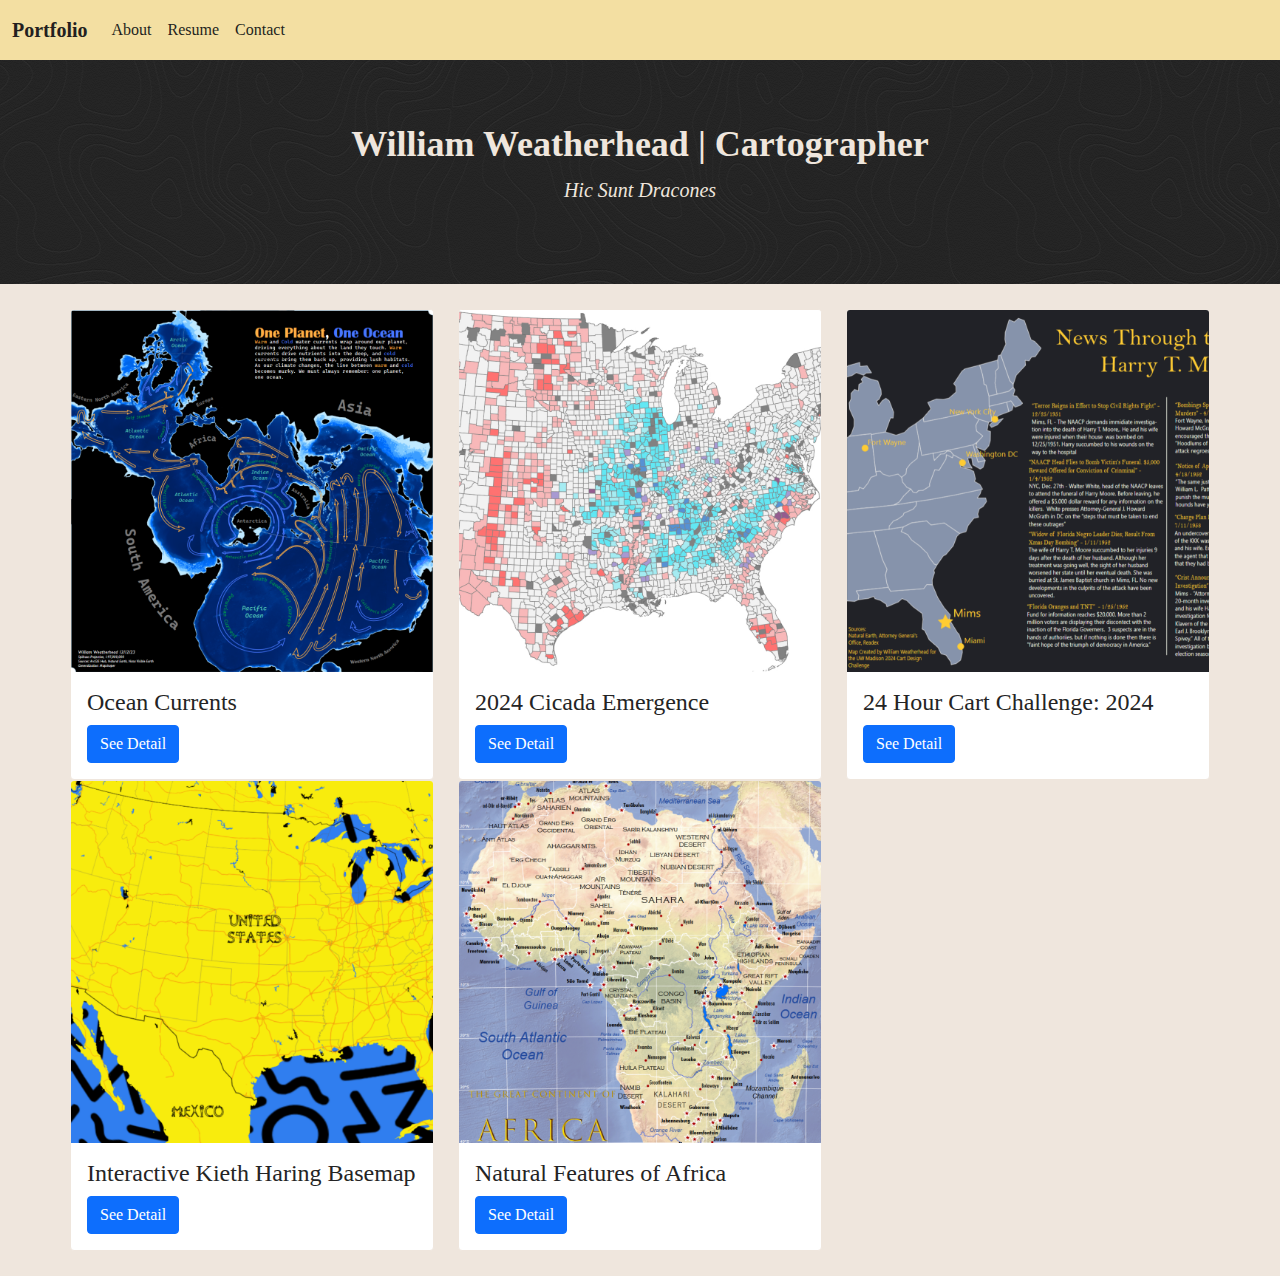
<file: index.html>
<!DOCTYPE html>
<html lang="en">

<head>
    <meta charset="utf-8">
    <meta name="viewport" content="width=device-width, initial-scale=1">
    <meta name="keywords" content="maps, cartography" />
    <title>William's Portfolio</title>

    <!--put your Bootstrap stylesheet links below this comment and above style.css-->
    <link rel="stylesheet" href="css/bootstrap.min.css">
    <link rel="stylesheet" href="css/style.css">
</head>

<body>
    <!-- Create the navbar -->
    <nav class="navbar navbar-expand-lg navbar-default">
        <!-- Container inside the navbar header to span the page -->
        <div class="container-fluid">
            <!-- Creates the navbar header -->
            <a class="navbar-brand" href="index.html">Portfolio</a>
            <!-- This complex script is just for a hamburger button, which will appear on smaller screens -->
            <button class="navbar-toggler" type="button" data-bs-toggle="collapse" data-bs-target="#navbarNav"
                aria-controls="navbarNav" aria-expanded="false" aria-label="Toggle navigation">
                <svg width="1em" height="1em" viewBox="0 0 16 16" class="bi bi-list" xmlns="http://www.w3.org/2000/svg">
                    <path fill-rule="evenodd"
                        d="M2.5 11.5A.5.5 0 0 1 3 11h10a.5.5 0 0 1 0 1H3a.5.5 0 0 1-.5-.5zm0-4A.5.5 0 0 1 3 7h10a.5.5 0 0 1 0 1H3a.5.5 0 0 1-.5-.5zm0-4A.5.5 0 0 1 3 3h10a.5.5 0 0 1 0 1H3a.5.5 0 0 1-.5-.5z" />
                </svg>
                <span class="menu"> Menu</span>
            </button>
            <!-- Links to include in navbar -->
            <div class="collapse navbar-collapse" id="navbarNav">
                <!-- Unordered list for links on navbar -->
                <ul class="navbar-nav">
                    <li class="nav-item">
                        <a class="nav-link" href="about.html">About</a>
                    </li>
                    <li class="nav-item">
                        <a class="nav-link" href="resume.html">Resume</a>
                    </li>
                    <li class="nav-item">
                        <a class="nav-link" href="contact.html">Contact</a>
                    </li>
                </ul>
            </div> <!-- end .navbar-collapse -->
        </div> <!-- end .container-fluid -->
    </nav> <!-- end navigation bar -->

    <div class="jumbotron">
        <div class="container">
            <h2>William Weatherhead | Cartographer</h2>
            <p><i>Hic Sunt Dracones</i></p>
        </div>
    </div>

    <div class="container">
        <div class="row">
            <div class="col-md-4">
                <div class="card"> <!--Ocean Map-->
                    <a href="portfolio/currents.html">
                        <img class="card-img-top" src="assets/370Final.png"
                            alt="Currents">
                    </a>
                    <div class="card-body">
                        <h4 class="card-title">Ocean Currents</h4>
                        <a href="portfolio/currents.html" class="btn btn-primary">See Detail</a>
                    </div>
                </div>
            </div>
            <div class="col-md-4">
                <div class="card"> <!--Cicada choro map-->
                    <a href="portfolio/cicadas.html">
                        <img class="card-img-top" src="assets/CicadaThumb.jpg"
                            alt="cost of childcare in the united states infographic"></a>
                    <div class="card-body">
                        <h4 class="card-title">2024 Cicada Emergence</h4>
                        <a href="portfolio/cicadas.html" class="btn btn-primary">See Detail</a>
                    </div>
                </div>
            </div>
            <div class="col-md-4">
                <div class="card"> <!--Harry Moore Map-->
                    <a href="portfolio/moore.html">
                        <img class="card-img-top" src="assets/MooreThumb.png"
                            alt="24Hour Cart Challenge"></a>
                    <div class="card-body">
                        <h4 class="card-title">24 Hour Cart Challenge: 2024</h4>
                        <a href="portfolio/moore.html" class="btn btn-primary">See Detail</a>
                    </div>
                </div>
            </div>
            <div class="col-md-4">
                <div class="card"> <!--Haring Map-->
                    <a href="portfolio/haring.html">
                        <img class="card-img-top" src="assets/HaringThumb.png"
                            alt="HaringInteractive">
                    </a>
                    <div class="card-body">
                        <h4 class="card-title">Interactive Kieth Haring Basemap</h4>
                        <a href="portfolio/haring.html" class="btn btn-primary">See Detail</a>
                    </div>
                </div>
            </div>
            <div class="col-md-4">
                <div class="card"> <!--Africa Map-->
                    <a href="portfolio/africa.html">
                        <img class="card-img-top" src="assets/AfricaThumb.png"
                            alt="AfricaFeatures"></a>
                    <div class="card-body">
                        <h4 class="card-title"> Natural Features of Africa</h4>
                        <a href="portfolio/africa.html" class="btn btn-primary">See Detail</a>
                    </div>
                </div>
            </div>
        </div>
    </div>

    <!--put your external script links here-->
    <script type="text/javascript" src="lib/jquery-3.5.1.min.js"></script>
    <script type="text/javascript" src="lib/bootstrap.min.js"></script>
</body>

</html>
</file>
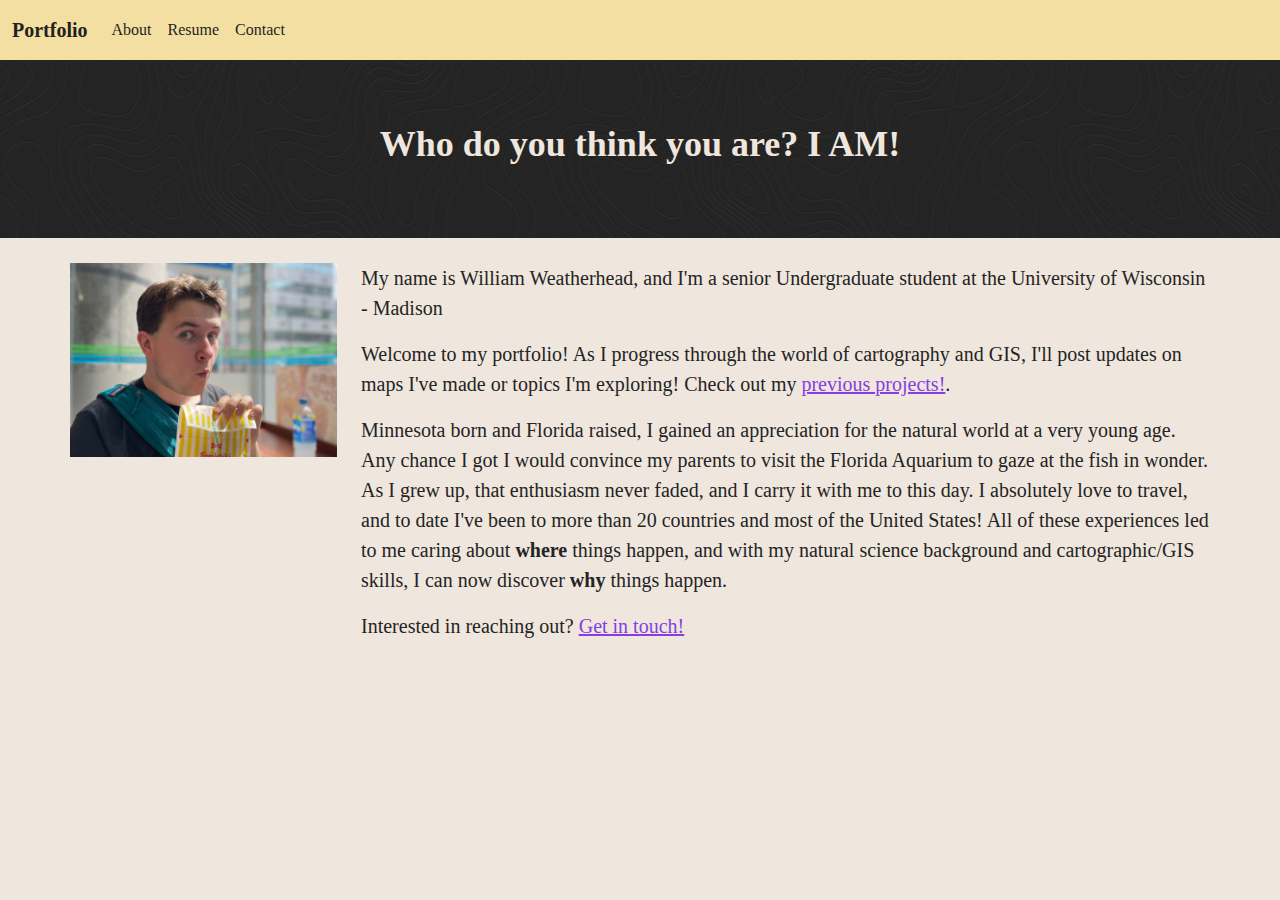
<file: about.html>
<!DOCTYPE html>
<html lang="en">

<head>
    <meta charset="utf-8">
    <meta name="viewport" content="width=device-width, initial-scale=1">
    <title>William's Portfolio</title>
    <!-- <link href='https://fonts.googleapis.com/css?family=Montserrat:400,700' rel='stylesheet' type='text/css'> -->

    <!--put your Bootstrap stylesheet links below this comment and above style.css-->
    <link rel="stylesheet" href="css/bootstrap.min.css">
    <link rel="stylesheet" href="css/style.css">
</head>

<body>
    <!-- Create the navbar -->
    <nav class="navbar navbar-expand-lg navbar-default">
        <!-- Container inside the navbar header to span the page -->
        <div class="container-fluid">
            <!-- Creates the navbar header -->
            <a class="navbar-brand" href="index.html">Portfolio</a>
            <!-- This complex script is just for a hamburger button, which will appear on smaller screens -->
            <button class="navbar-toggler" type="button" data-bs-toggle="collapse" data-bs-target="#navbarNav"
                aria-controls="navbarNav" aria-expanded="false" aria-label="Toggle navigation">
                <svg width="1em" height="1em" viewBox="0 0 16 16" class="bi bi-list" xmlns="http://www.w3.org/2000/svg">
                    <path fill-rule="evenodd"
                        d="M2.5 11.5A.5.5 0 0 1 3 11h10a.5.5 0 0 1 0 1H3a.5.5 0 0 1-.5-.5zm0-4A.5.5 0 0 1 3 7h10a.5.5 0 0 1 0 1H3a.5.5 0 0 1-.5-.5zm0-4A.5.5 0 0 1 3 3h10a.5.5 0 0 1 0 1H3a.5.5 0 0 1-.5-.5z" />
                </svg>
                <span class="menu"> Menu</span>
            </button>
            <!-- Links to include in navbar -->
            <div class="collapse navbar-collapse" id="navbarNav">
                <!-- Unordered list for links on navbar -->
                <ul class="navbar-nav">
                    <li class="nav-item">
                        <a class="nav-link" href="about.html">About</a>
                    </li>
                    <li class="nav-item">
                        <a class="nav-link" href="resume.html">Resume</a>
                    </li>
                    <li class="nav-item">
                        <a class="nav-link" href="contact.html">Contact</a>
                    </li>
                </ul>
            </div> <!-- end .navbar-collapse -->
        </div> <!-- end .container-fluid -->
    </nav> <!-- end navigation bar -->

    <div class="jumbotron">
        <div class="container">
            <h2>Who do you think you are? I AM!</h2>
        </div>
    </div>

    <div class="container">
        <div class="row">
            <div class="col-md- col-md-offset-0 col-sm-3 col-sm-offset-0 col-xs-6 col-xs-offset-3">

                <img src="assets/Bio Pic.jpg" alt="itsMe" class="img-responsive center-block"
                    id="about-world" />

            </div>
            <div class="col-md-9 col-md-offset-0 col-sm-9 col-sm-offset-0 col-xs-10 col-xs-offset-1">
                <p>
                    My name is William Weatherhead, and I'm a senior Undergraduate student at the University of Wisconsin - Madison
                </p>
                <p>
                    Welcome to my portfolio! As I progress through the world of cartography and GIS, I'll post updates on maps I've made or topics I'm exploring! Check out my <a
                        href="resume.html">previous projects!</a>.
                </p>
                <p>
                    Minnesota born and Florida raised, I gained an appreciation for the natural world at a very young age. Any chance I got I would convince my parents to visit the Florida Aquarium to gaze at the fish in wonder. As I grew up, that enthusiasm never faded, and I carry it with me to this day. I absolutely love to travel, and to date I've been to more than 20 countries and most of the United States! All of these experiences led to me caring about <b>where</b> things happen, and with my natural science background and cartographic/GIS skills, I can now discover <b>why</b> things happen.
                </p>
                <p>
                    Interested in reaching out? <a href="contact.html">Get in touch!</a>
                </p>
            </div>
        </div>
    </div>

    <!--put your external script links here-->
    <script type="text/javascript" src="lib/jquery-3.5.1.min.js"></script>
    <script type="text/javascript" src="lib/bootstrap.min.js"></script>
</body>

</html>
</file>
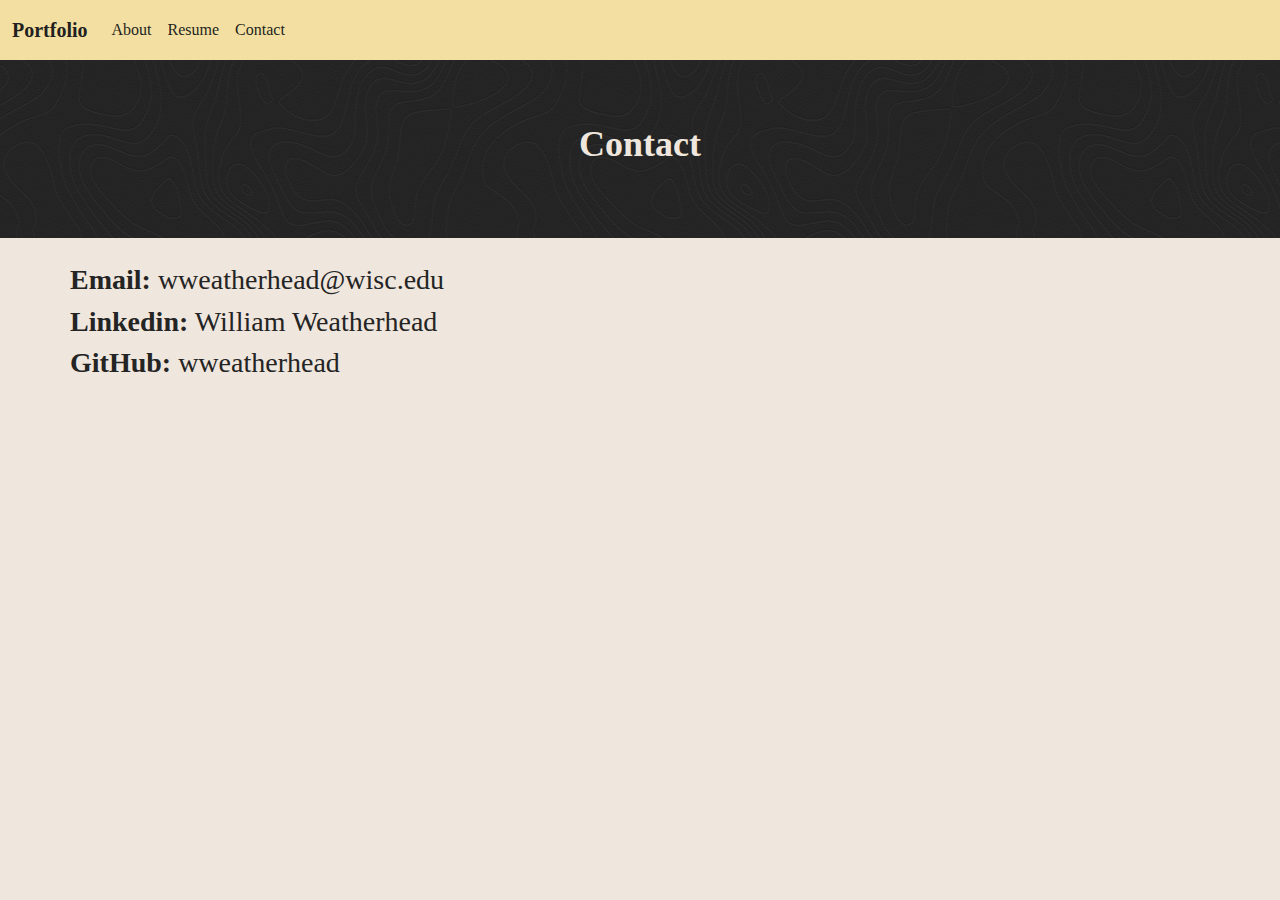
<file: contact.html>
<!DOCTYPE html>
<html lang="en">

<head>
    <meta charset="utf-8">
    <meta name="viewport" content="width=device-width, initial-scale=1">
    <title>William's Portfolio</title>
    <!-- <link href='https://fonts.googleapis.com/css?family=Montserrat:400,700' rel='stylesheet' type='text/css'> -->

    <!--put your Bootstrap stylesheet links below this comment and above style.css-->
    <link rel="stylesheet" href="css/bootstrap.min.css">
    <link rel="stylesheet" href="css/style.css">
</head>

<body>
    <!-- Create the navbar -->
    <nav class="navbar navbar-expand-lg navbar-default">
        <!-- Container inside the navbar header to span the page -->
        <div class="container-fluid">
            <!-- Creates the navbar header -->
            <a class="navbar-brand" href="index.html">Portfolio</a>
            <!-- This complex script is just for a hamburger button, which will appear on smaller screens -->
            <button class="navbar-toggler" type="button" data-bs-toggle="collapse" data-bs-target="#navbarNav"
                aria-controls="navbarNav" aria-expanded="false" aria-label="Toggle navigation">
                <svg width="1em" height="1em" viewBox="0 0 16 16" class="bi bi-list" xmlns="http://www.w3.org/2000/svg">
                    <path fill-rule="evenodd"
                        d="M2.5 11.5A.5.5 0 0 1 3 11h10a.5.5 0 0 1 0 1H3a.5.5 0 0 1-.5-.5zm0-4A.5.5 0 0 1 3 7h10a.5.5 0 0 1 0 1H3a.5.5 0 0 1-.5-.5zm0-4A.5.5 0 0 1 3 3h10a.5.5 0 0 1 0 1H3a.5.5 0 0 1-.5-.5z" />
                </svg>
                <span class="menu"> Menu</span>
            </button>
            <!-- Links to include in navbar -->
            <div class="collapse navbar-collapse" id="navbarNav">
                <!-- Unordered list for links on navbar -->
                <ul class="navbar-nav">
                    <li class="nav-item">
                        <a class="nav-link" href="about.html">About</a>
                    </li>
                    <li class="nav-item">
                        <a class="nav-link" href="resume.html">Resume</a>
                    </li>
                    <li class="nav-item">
                        <a class="nav-link" href="contact.html">Contact</a>
                    </li>
                </ul>
            </div> <!-- end .navbar-collapse -->
        </div> <!-- end .container-fluid -->
    </nav> <!-- end navigation bar -->

    <div class="jumbotron">
        <div class="container">
            <h2>Contact</h2>
        </div>
    </div>

    <div class="container">
        <div class="row">
            <div class="col-md-8 col-md-offset-2 col-xs-10 col-xs-offset-1">
                <h3><strong>Email:</strong> wweatherhead@wisc.edu</h3>
                <h3><strong>Linkedin:</strong> William Weatherhead</a></h3>
                <h3><strong>GitHub:</strong> wweatherhead</h3>
            </div>
        </div>
    </div>


    <!--put your external script links here-->
    <script type="text/javascript" src="lib/jquery-3.5.1.min.js"></script>
    <script type="text/javascript" src="lib/bootstrap.min.js"></script>
</body>

</html>
</file>
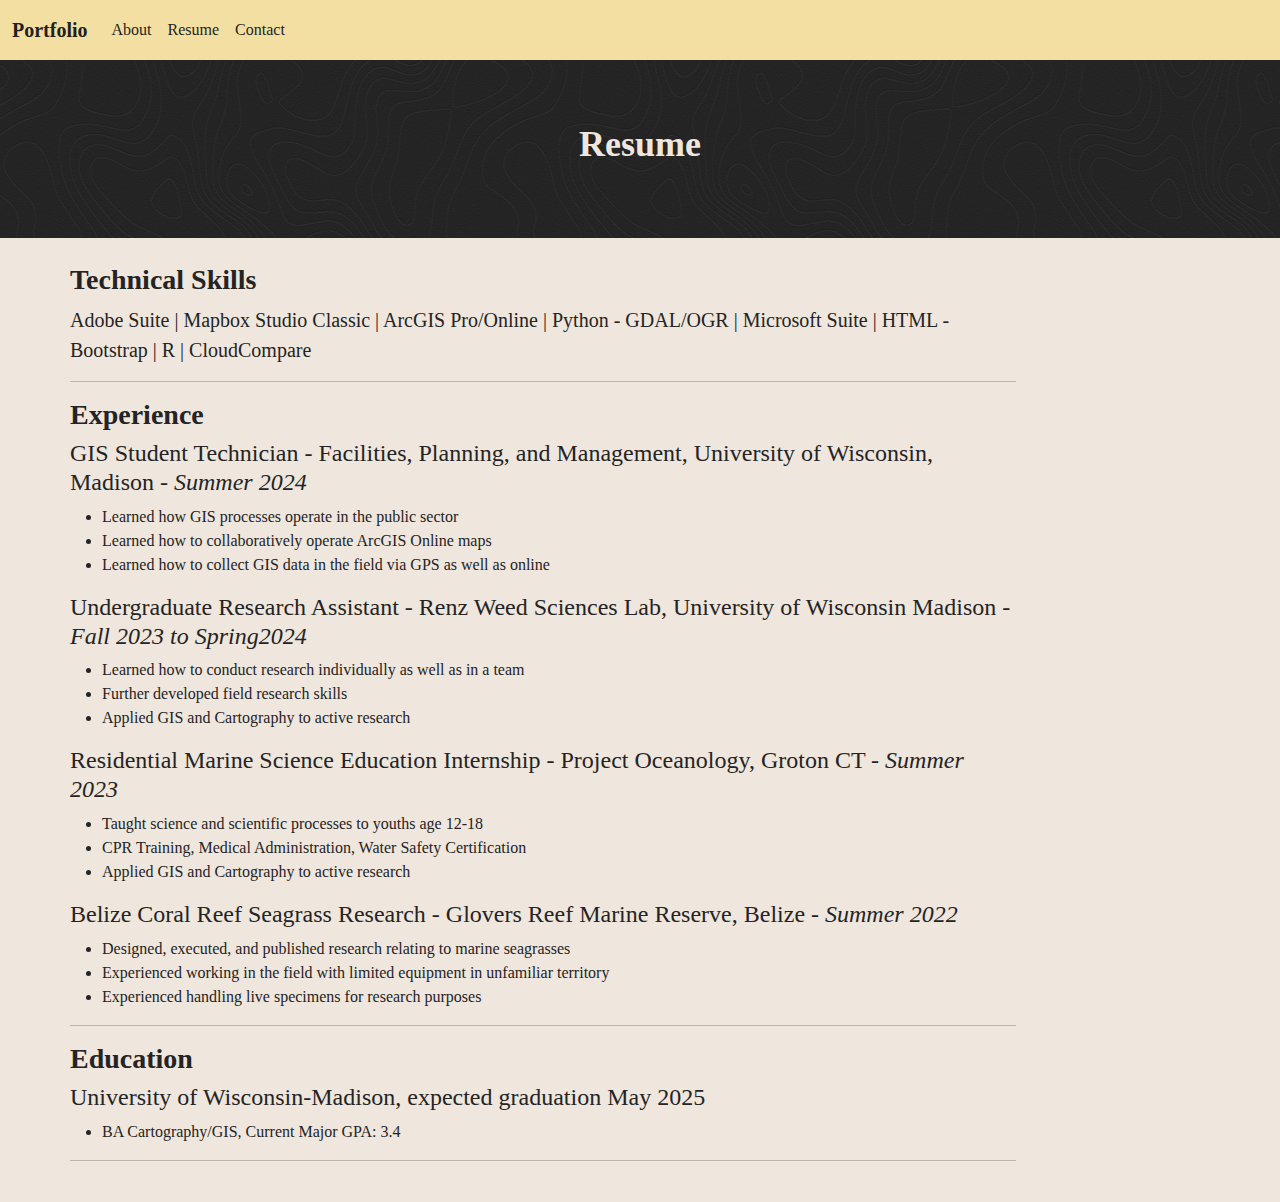
<file: resume.html>
<!DOCTYPE html>
<html lang="en">

<head>
    <meta charset="utf-8">
    <meta name="viewport" content="width=device-width, initial-scale=1">
    <title>William's Portfolio</title>
    <!-- <link href='https://fonts.googleapis.com/css?family=Montserrat:400,700' rel='stylesheet' type='text/css'> -->

    <!--put your Bootstrap stylesheet links below this comment and above style.css-->
    <link rel="stylesheet" href="css/bootstrap.min.css">
    <link rel="stylesheet" href="css/style.css">
</head>

<body>
    <!-- Create the navbar -->
    <nav class="navbar navbar-expand-lg navbar-default">
        <!-- Container inside the navbar header to span the page -->
        <div class="container-fluid">
            <!-- Creates the navbar header -->
            <a class="navbar-brand" href="index.html">Portfolio</a>
            <!-- This complex script is just for a hamburger button, which will appear on smaller screens -->
            <button class="navbar-toggler" type="button" data-bs-toggle="collapse" data-bs-target="#navbarNav"
                aria-controls="navbarNav" aria-expanded="false" aria-label="Toggle navigation">
                <svg width="1em" height="1em" viewBox="0 0 16 16" class="bi bi-list" xmlns="http://www.w3.org/2000/svg">
                    <path fill-rule="evenodd"
                        d="M2.5 11.5A.5.5 0 0 1 3 11h10a.5.5 0 0 1 0 1H3a.5.5 0 0 1-.5-.5zm0-4A.5.5 0 0 1 3 7h10a.5.5 0 0 1 0 1H3a.5.5 0 0 1-.5-.5zm0-4A.5.5 0 0 1 3 3h10a.5.5 0 0 1 0 1H3a.5.5 0 0 1-.5-.5z" />
                </svg>
                <span class="menu"> Menu</span>
            </button>
            <!-- Links to include in navbar -->
            <div class="collapse navbar-collapse" id="navbarNav">
                <!-- Unordered list for links on navbar -->
                <ul class="navbar-nav">
                    <li class="nav-item">
                        <a class="nav-link" href="about.html">About</a>
                    </li>
                    <li class="nav-item">
                        <a class="nav-link" href="resume.html">Resume</a>
                    </li>
                    <li class="nav-item">
                        <a class="nav-link" href="contact.html">Contact</a>
                    </li>
                </ul>
            </div> <!-- end .navbar-collapse -->
        </div> <!-- end .container-fluid -->
    </nav> <!-- end navigation bar -->

    <div class="jumbotron">
        <div class="container">
            <h2>Resume</h2>
        </div>
    </div>

    <div class="container">
        <div class="row">
            <div class="col-md-10 col-md-offset-1 resume">
                <h3>Technical Skills</h3>
                <p>
                    Adobe Suite | Mapbox Studio Classic | ArcGIS Pro/Online | Python - GDAL/OGR | Microsoft Suite | HTML - Bootstrap | R | CloudCompare 
                </p>
                <hr>
                <h3>Experience</h3>
                <h4>GIS Student Technician - Facilities, Planning, and Management, University of Wisconsin, Madison - <i>Summer 2024</i></h4>
                <ul>
                    <li>Learned how GIS processes operate in the public sector</li>
                    <li>Learned how to collaboratively operate ArcGIS Online maps</li>
                    <li>Learned how to collect GIS data in the field via GPS as well as online</li>
                </ul>
                <h4>Undergraduate Research Assistant - Renz Weed Sciences Lab, University of Wisconsin Madison - <i>Fall 2023 to Spring2024</i></h4>
                <ul>
                    <li>Learned how to conduct research individually as well as in a team</li>
                    <li>Further developed field research skills</li>
                    <li>Applied GIS and Cartography to active research</li>
                </ul>
                <h4>Residential Marine Science Education Internship - Project Oceanology, Groton CT - <i>Summer 2023</i></h4>
                <ul>
                    <li>Taught science and scientific processes to youths age 12-18</li>
                    <li>CPR Training, Medical Administration, Water Safety Certification</li>
                    <li>Applied GIS and Cartography to active research</li>
                </ul>
                <h4>Belize Coral Reef Seagrass Research - Glovers Reef Marine Reserve, Belize - <i>Summer 2022</i>
                    </h4>
                <ul>
                    <li>Designed, executed, and published research relating to marine seagrasses</li>
                    <li>Experienced working in the field with limited equipment in unfamiliar territory</li>
                    <li>Experienced handling live specimens for research purposes</li>
                </ul>
                <hr>
                <h3>Education</h3>
                <h4>University of Wisconsin-Madison, expected graduation May 2025</h4>
                <ul>
                    <li>BA Cartography/GIS, Current Major GPA: 3.4</li>
                </ul>
                <hr>
            </div>
        </div>
    </div>

    <!--put your external script links here-->
    <script type="text/javascript" src="lib/jquery-3.5.1.min.js"></script>
    <script type="text/javascript" src="lib/bootstrap.min.js"></script>
</body>

</html>
</file>
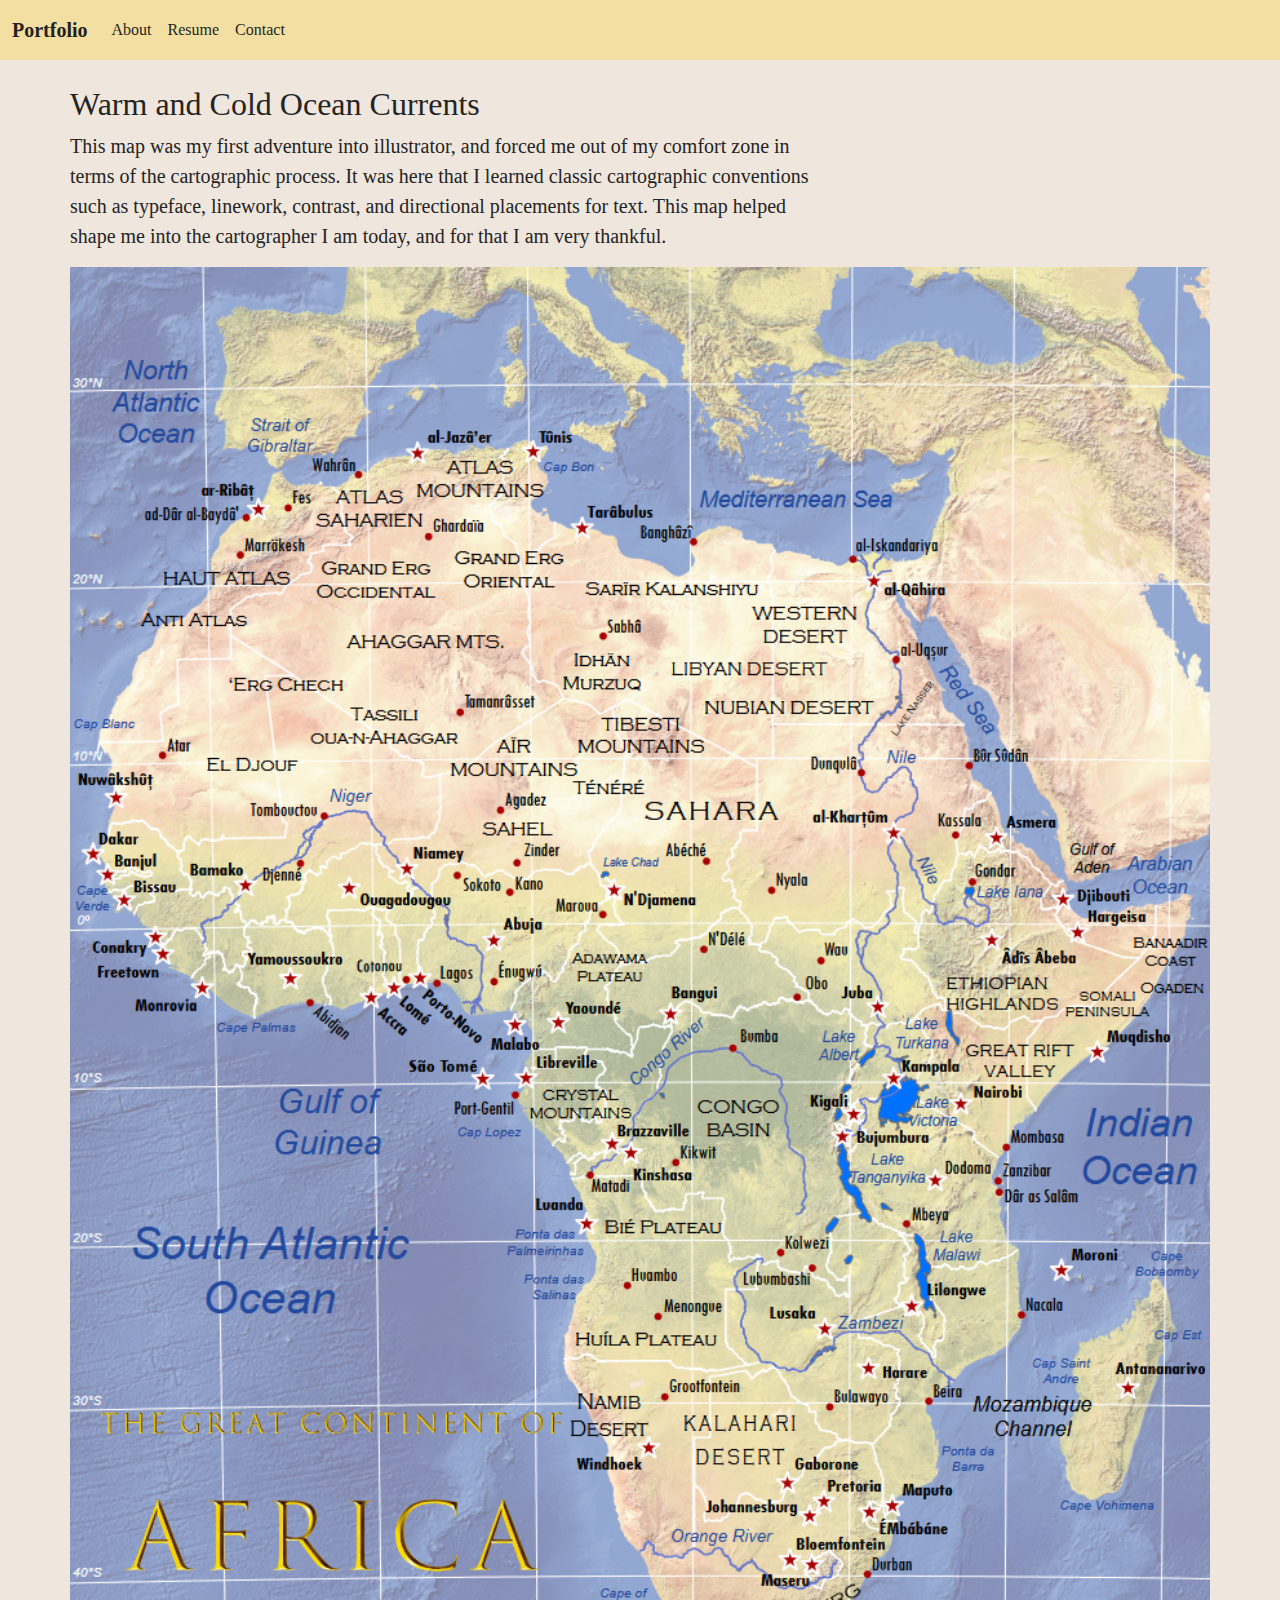
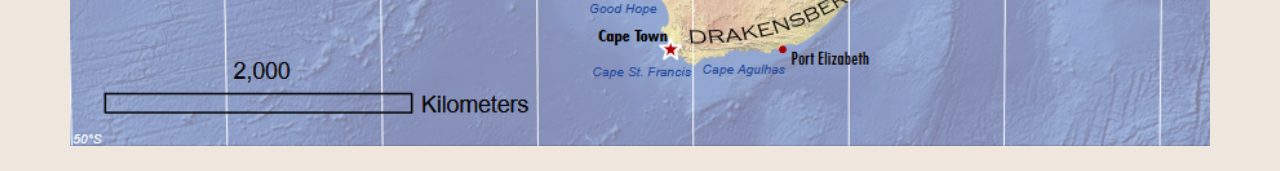
<file: portfolio/africa.html>
<!DOCTYPE html>
<html lang="en">
    
<head>
    <meta charset="utf-8">
    <meta name="viewport" content="width=device-width, initial-scale=1">
    <title>William's Portfolio</title>
    <!-- <link href='https://fonts.googleapis.com/css?family=Montserrat:400,700' rel='stylesheet' type='text/css'> -->

    <!--put your Bootstrap stylesheet links below this comment and above style.css-->
    <link rel="stylesheet" href="../css/bootstrap.min.css">
    <link rel="stylesheet" href="../css/style.css">
</head>

<body>
    <!-- Create the navbar -->
    <nav class="navbar navbar-expand-lg navbar-default">
        <!-- Container inside the navbar header to span the page -->
        <div class="container-fluid">
            <!-- Creates the navbar header -->
            <a class="navbar-brand" href="../index.html">Portfolio</a>
            <!-- This complex script is just for a hamburger button, which will appear on smaller screens -->
            <button class="navbar-toggler" type="button" data-bs-toggle="collapse" data-bs-target="#navbarNav" aria-controls="navbarNav" aria-expanded="false" aria-label="Toggle navigation">
                <svg width="1em" height="1em" viewBox="0 0 16 16" class="bi bi-list" xmlns="http://www.w3.org/2000/svg">
                    <path fill-rule="evenodd" d="M2.5 11.5A.5.5 0 0 1 3 11h10a.5.5 0 0 1 0 1H3a.5.5 0 0 1-.5-.5zm0-4A.5.5 0 0 1 3 7h10a.5.5 0 0 1 0 1H3a.5.5 0 0 1-.5-.5zm0-4A.5.5 0 0 1 3 3h10a.5.5 0 0 1 0 1H3a.5.5 0 0 1-.5-.5z" /></svg>
                <span class="menu"> Menu</span>
            </button>
            <!-- Links to include in navbar -->
            <div class="collapse navbar-collapse" id="navbarNav">
                <!-- Unordered list for links on navbar -->
                <ul class="navbar-nav">
                    <li class="nav-item">
                        <a class="nav-link" href="../about.html">About</a>
                    </li>
                    <li class="nav-item">
                        <a class="nav-link" href="../resume.html">Resume</a>
                    </li>
                    <li class="nav-item">
                        <a class="nav-link" href="../contact.html">Contact</a>
                    </li>
                </ul>
            </div> <!-- end .navbar-collapse -->
        </div> <!-- end .container-fluid -->
    </nav> <!-- end navigation bar -->  

    <div class="container">
        <div class="row">
            <div class="col-md-8 col-md-offset-2 col-xs-10 col-xs-offset-1">
                <h2 class="portfolio-title">Warm and Cold Ocean Currents</h2>
                <p class="portfolio-description">
                    This map was my first adventure into illustrator, and forced me out of my comfort zone in terms of the cartographic process. It was here that I learned classic cartographic conventions such as typeface, linework, contrast, and directional placements for text. This map helped shape me into the cartographer I am today, and for that I am very thankful.                </p>
            </div>
        </div>
        <div class="row">
            <div class="col-md-12 portfolio-image">
                <a href="../assets/AfricaFull.png"><img src="../assets/AfricaFull.png" alt="Currents" class="center-block img-responsive" width="100%" /></a>
            </div>
        </div>
    </div>

    <!--put your external script links here-->
    <script type="text/javascript" src="../lib/jquery-3.5.1.min.js"></script>
    <script type="text/javascript" src="../lib/bootstrap.min.js"></script>
</body></html>
</file>
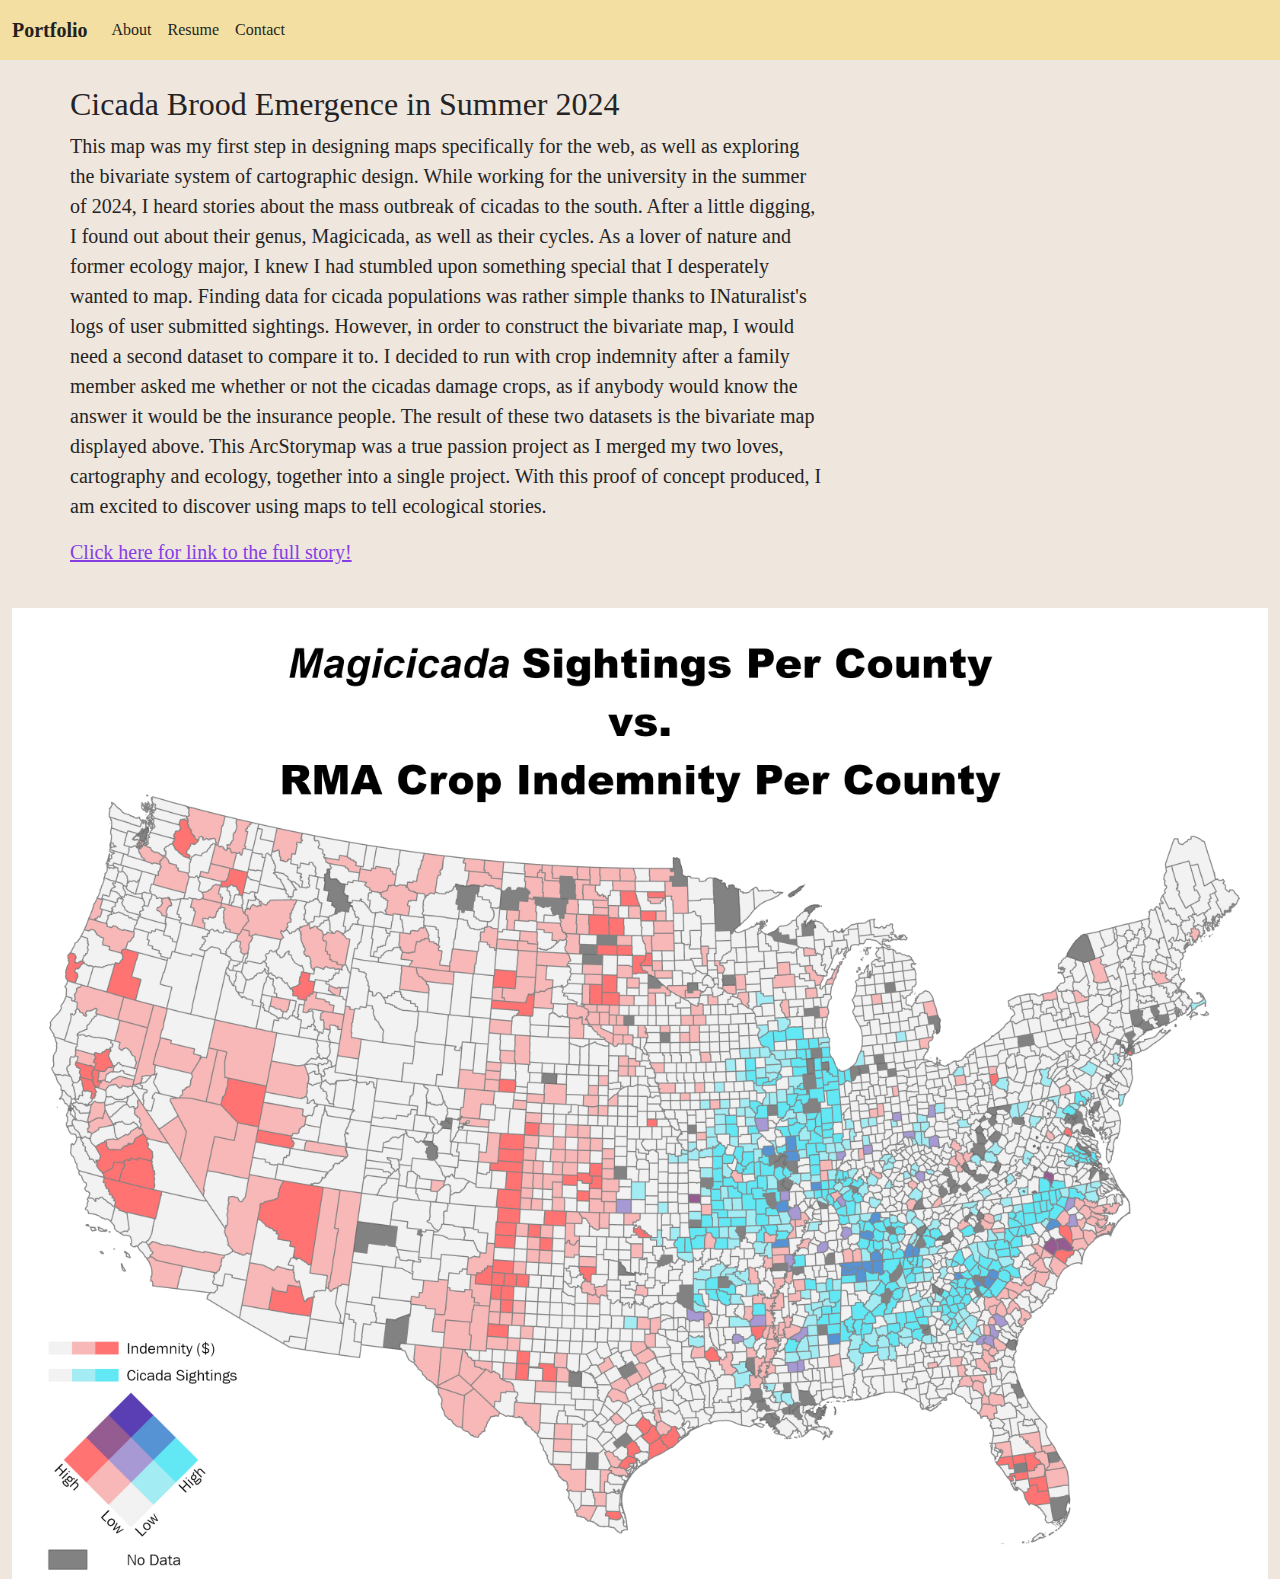
<file: portfolio/cicadas.html>
<!DOCTYPE html>
<html lang="en">
    
<head>
    <meta charset="utf-8">
    <meta name="viewport" content="width=device-width, initial-scale=1">
    <title>William's Portfolio</title>
    <!-- <link href='https://fonts.googleapis.com/css?family=Montserrat:400,700' rel='stylesheet' type='text/css'> -->

    <!--put your Bootstrap stylesheet links below this comment and above style.css-->
    <link rel="stylesheet" href="../css/bootstrap.min.css">
    <link rel="stylesheet" href="../css/style.css">
</head>

<body>
    <!-- Create the navbar -->
    <nav class="navbar navbar-expand-lg navbar-default">
        <!-- Container inside the navbar header to span the page -->
        <div class="container-fluid">
            <!-- Creates the navbar header -->
            <a class="navbar-brand" href="../index.html">Portfolio</a>
            <!-- This complex script is just for a hamburger button, which will appear on smaller screens -->
            <button class="navbar-toggler" type="button" data-bs-toggle="collapse" data-bs-target="#navbarNav" aria-controls="navbarNav" aria-expanded="false" aria-label="Toggle navigation">
                <svg width="1em" height="1em" viewBox="0 0 16 16" class="bi bi-list" xmlns="http://www.w3.org/2000/svg">
                    <path fill-rule="evenodd" d="M2.5 11.5A.5.5 0 0 1 3 11h10a.5.5 0 0 1 0 1H3a.5.5 0 0 1-.5-.5zm0-4A.5.5 0 0 1 3 7h10a.5.5 0 0 1 0 1H3a.5.5 0 0 1-.5-.5zm0-4A.5.5 0 0 1 3 3h10a.5.5 0 0 1 0 1H3a.5.5 0 0 1-.5-.5z" /></svg>
                <span class="menu"> Menu</span>
            </button>
            <!-- Links to include in navbar -->
            <div class="collapse navbar-collapse" id="navbarNav">
                <!-- Unordered list for links on navbar -->
                <ul class="navbar-nav">
                    <li class="nav-item">
                        <a class="nav-link" href="../about.html">About</a>
                    </li>
                    <li class="nav-item">
                        <a class="nav-link" href="../resume.html">Resume</a>
                    </li>
                    <li class="nav-item">
                        <a class="nav-link" href="../contact.html">Contact</a>
                    </li>
                </ul>
            </div> <!-- end .navbar-collapse -->
        </div> <!-- end .container-fluid -->
    </nav> <!-- end navigation bar -->  

    <div class="container">
        <div class="row">
            <div class="col-md-8 col-md-offset-2 col-xs-10 col-xs-offset-1">
                <h2 class="portfolio-title">Cicada Brood Emergence in Summer 2024</h2>
                <p class="portfolio-description">
                    This map was my first step in designing maps specifically for the web, as well as exploring the bivariate system of cartographic design. While working for the university in the summer of 2024, I heard stories about the mass outbreak of cicadas to the south. After a little digging, I found out about their genus, Magicicada, as well as their cycles. As a lover of nature and former ecology major, I knew I had stumbled upon something special that I desperately wanted to map. Finding data for cicada populations was rather simple thanks to INaturalist's logs of user submitted sightings. However, in order to construct the bivariate map, I would need a second dataset to compare it to. I decided to run with crop indemnity after a family member asked me whether or not the cicadas damage crops, as if anybody would know the answer it would be the insurance people. The result of these two datasets is the bivariate map displayed above. This ArcStorymap was a true passion project as I merged my two loves, cartography and ecology, together into a single project. With this proof of concept produced, I am excited to discover using maps to tell ecological stories.
                </p>
                <p class="portfolio-description">
                    <a href="https://arcg.is/1yuXmn1">Click here for link to the full story!</a>
                </p>
            </div>
        </div>
    </div>
    <div class="container-fluid">
        <div class="row">
            <div class="col-md-12 portfolio-image">
                <a href="../assets/CicadaChoro.jpg"><img src="../assets/CicadaChoro.jpg" alt="Cicada" class="center-block img-responsive" width="100%"/></a>
            </div>
        </div>
    </div>

    <!--put your external script links here-->
    <script type="text/javascript" src="../lib/jquery-3.5.1.min.js"></script>
    <script type="text/javascript" src="../lib/bootstrap.min.js"></script>
</body></html>
</file>
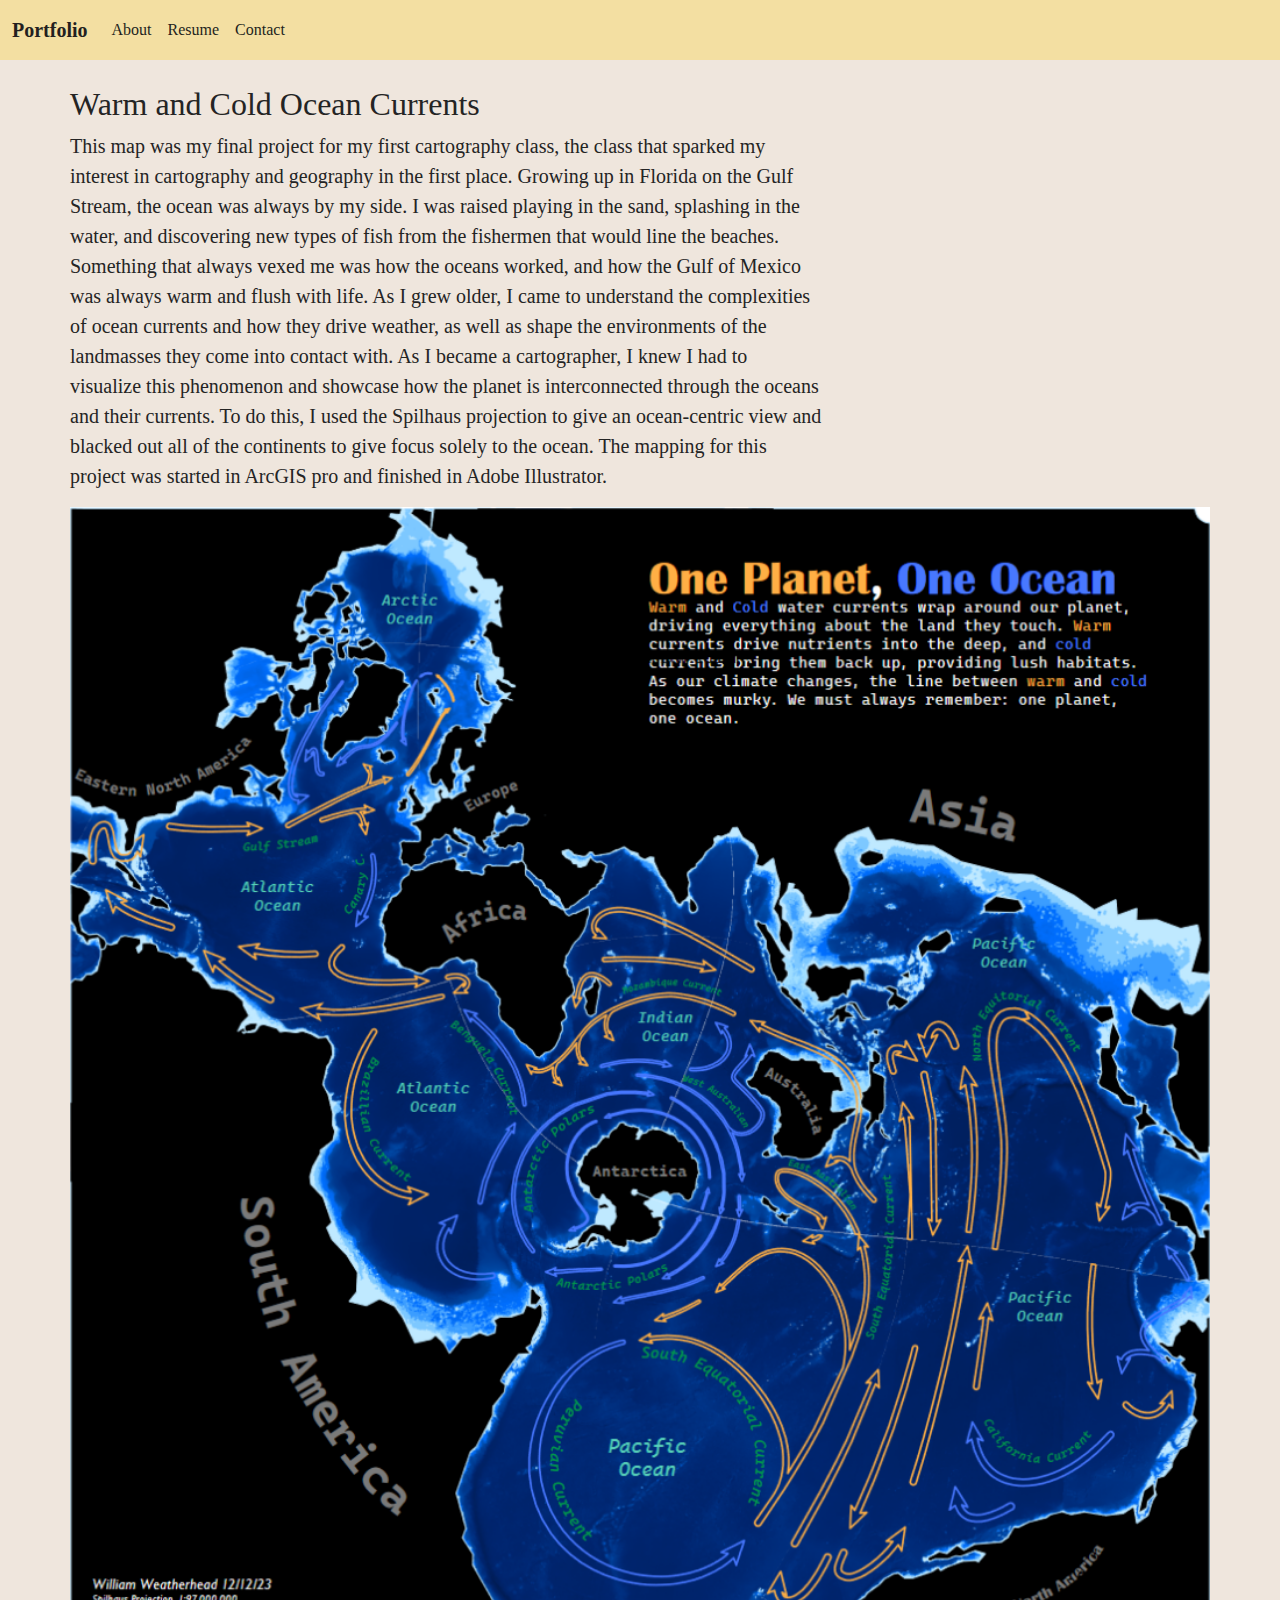
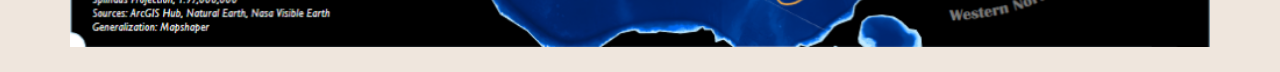
<file: portfolio/currents.html>
<!DOCTYPE html>
<html lang="en">
    
<head>
    <meta charset="utf-8">
    <meta name="viewport" content="width=device-width, initial-scale=1">
    <title>William's Portfolio</title>
    <!-- <link href='https://fonts.googleapis.com/css?family=Montserrat:400,700' rel='stylesheet' type='text/css'> -->

    <!--put your Bootstrap stylesheet links below this comment and above style.css-->
    <link rel="stylesheet" href="../css/bootstrap.min.css">
    <link rel="stylesheet" href="../css/style.css">
</head>

<body>
    <!-- Create the navbar -->
    <nav class="navbar navbar-expand-lg navbar-default">
        <!-- Container inside the navbar header to span the page -->
        <div class="container-fluid">
            <!-- Creates the navbar header -->
            <a class="navbar-brand" href="../index.html">Portfolio</a>
            <!-- This complex script is just for a hamburger button, which will appear on smaller screens -->
            <button class="navbar-toggler" type="button" data-bs-toggle="collapse" data-bs-target="#navbarNav" aria-controls="navbarNav" aria-expanded="false" aria-label="Toggle navigation">
                <svg width="1em" height="1em" viewBox="0 0 16 16" class="bi bi-list" xmlns="http://www.w3.org/2000/svg">
                    <path fill-rule="evenodd" d="M2.5 11.5A.5.5 0 0 1 3 11h10a.5.5 0 0 1 0 1H3a.5.5 0 0 1-.5-.5zm0-4A.5.5 0 0 1 3 7h10a.5.5 0 0 1 0 1H3a.5.5 0 0 1-.5-.5zm0-4A.5.5 0 0 1 3 3h10a.5.5 0 0 1 0 1H3a.5.5 0 0 1-.5-.5z" /></svg>
                <span class="menu"> Menu</span>
            </button>
            <!-- Links to include in navbar -->
            <div class="collapse navbar-collapse" id="navbarNav">
                <!-- Unordered list for links on navbar -->
                <ul class="navbar-nav">
                    <li class="nav-item">
                        <a class="nav-link" href="../about.html">About</a>
                    </li>
                    <li class="nav-item">
                        <a class="nav-link" href="../resume.html">Resume</a>
                    </li>
                    <li class="nav-item">
                        <a class="nav-link" href="../contact.html">Contact</a>
                    </li>
                </ul>
            </div> <!-- end .navbar-collapse -->
        </div> <!-- end .container-fluid -->
    </nav> <!-- end navigation bar -->  

    <div class="container">
        <div class="row">
            <div class="col-md-8 col-md-offset-2 col-xs-10 col-xs-offset-1">
                <h2 class="portfolio-title">Warm and Cold Ocean Currents</h2>
                <p class="portfolio-description">
                    This map was my final project for my first cartography class, the class that sparked my interest in cartography and geography in the first place. Growing up in Florida on the Gulf Stream, the ocean was always by my side. I was raised playing in the sand, splashing in the water, and discovering new types of fish from the fishermen that would line the beaches. Something that always vexed me was how the oceans worked, and how the Gulf of Mexico was always warm and flush with life. As I grew older, I came to understand the complexities of ocean currents and how they drive weather, as well as shape the environments of the landmasses they come into contact with. As I became a cartographer, I knew I had to visualize this phenomenon and showcase how the planet is interconnected through the oceans and their currents. To do this, I used the Spilhaus projection to give an ocean-centric view and blacked out all of the continents to give focus solely to the ocean. The mapping for this project was started in ArcGIS pro and finished in Adobe Illustrator.
                </p>
            </div>
        </div>
        <div class="row">
            <div class="col-md-12 portfolio-image">
                <a href="../assets/370FinalFull.png"><img src="../assets/370Final.png" alt="Currents" class="center-block img-responsive" width="100%" /></a>
            </div>
        </div>
    </div>

    <!--put your external script links here-->
    <script type="text/javascript" src="../lib/jquery-3.5.1.min.js"></script>
    <script type="text/javascript" src="../lib/bootstrap.min.js"></script>
</body></html>
</file>
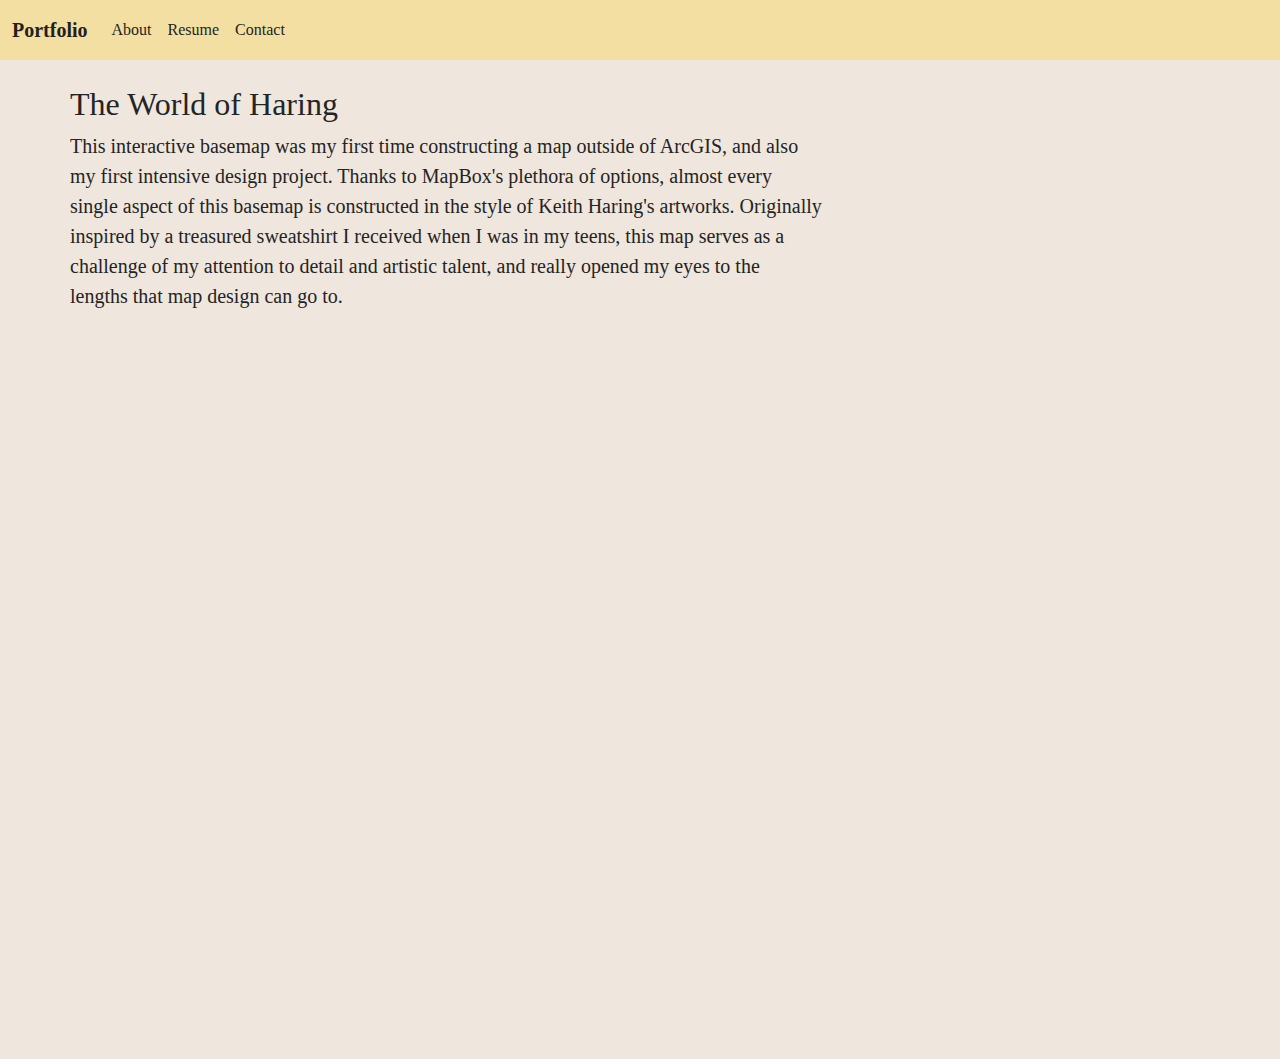
<file: portfolio/haring.html>
<!DOCTYPE html>
<html lang="en">
    
<head>
    <meta charset="utf-8">
    <meta name="viewport" content="width=device-width, initial-scale=1">
    <title>William's Portfolio</title>
    <!-- <link href='https://fonts.googleapis.com/css?family=Montserrat:400,700' rel='stylesheet' type='text/css'> -->

    <!--put your Bootstrap stylesheet links below this comment and above style.css-->
    <link rel="stylesheet" href="../css/bootstrap.min.css">
    <link rel="stylesheet" href="../css/style.css">
</head>

<body>
    <!-- Create the navbar -->
    <nav class="navbar navbar-expand-lg navbar-default">
        <!-- Container inside the navbar header to span the page -->
        <div class="container-fluid">
            <!-- Creates the navbar header -->
            <a class="navbar-brand" href="../index.html">Portfolio</a>
            <!-- This complex script is just for a hamburger button, which will appear on smaller screens -->
            <button class="navbar-toggler" type="button" data-bs-toggle="collapse" data-bs-target="#navbarNav" aria-controls="navbarNav" aria-expanded="false" aria-label="Toggle navigation">
                <svg width="1em" height="1em" viewBox="0 0 16 16" class="bi bi-list" xmlns="http://www.w3.org/2000/svg">
                    <path fill-rule="evenodd" d="M2.5 11.5A.5.5 0 0 1 3 11h10a.5.5 0 0 1 0 1H3a.5.5 0 0 1-.5-.5zm0-4A.5.5 0 0 1 3 7h10a.5.5 0 0 1 0 1H3a.5.5 0 0 1-.5-.5zm0-4A.5.5 0 0 1 3 3h10a.5.5 0 0 1 0 1H3a.5.5 0 0 1-.5-.5z" /></svg>
                <span class="menu"> Menu</span>
            </button>
            <!-- Links to include in navbar -->
            <div class="collapse navbar-collapse" id="navbarNav">
                <!-- Unordered list for links on navbar -->
                <ul class="navbar-nav">
                    <li class="nav-item">
                        <a class="nav-link" href="../about.html">About</a>
                    </li>
                    <li class="nav-item">
                        <a class="nav-link" href="../resume.html">Resume</a>
                    </li>
                    <li class="nav-item">
                        <a class="nav-link" href="../contact.html">Contact</a>
                    </li>
                </ul>
            </div> <!-- end .navbar-collapse -->
        </div> <!-- end .container-fluid -->
    </nav> <!-- end navigation bar -->  

    <div class="container">
        <div class="row">
            <div class="col-md-8 col-md-offset-2 col-xs-10 col-xs-offset-1">
                <h2 class="portfolio-title">The World of Haring</h2>
                <p class="portfolio-description">
                    This interactive basemap was my first time constructing a map outside of ArcGIS, and also my first intensive design project. Thanks to MapBox's plethora of options, almost every single aspect of this basemap is constructed in the style of Keith Haring's artworks. Originally inspired by a treasured sweatshirt I received when I was in my teens, this map serves as a challenge of my attention to detail and artistic talent, and really opened my eyes to the lengths that map design can go to.
                </p>
            </div>
        </div>
    </div>
    <div class="container-fluid">
        <div class="row">
            <div class="col-md-12 portfolio-image">
                <iframe width='100%' height='700px' src="https://api.mapbox.com/styles/v1/wweatherhead/cm2ov53cb007x01qi8h4zhyga.html?title=false&access_token=pk.eyJ1Ijoid3dlYXRoZXJoZWFkIiwiYSI6ImNtMWdxbmZnOTA2dWcyaXBzdXMwOTZmOXoifQ.DjOKBDatmvOxdMeibQ1y7w&zoomwheel=false#3.7/40.13/-93.4/0/1" title="Haring Map" style="border:none;" class="center-block img-responsive"></iframe>
                
            </div>
        </div>
    </div>

    <!--put your external script links here-->
    <script type="text/javascript" src="../lib/jquery-3.5.1.min.js"></script>
    <script type="text/javascript" src="../lib/bootstrap.min.js"></script>
</body></html>
</file>
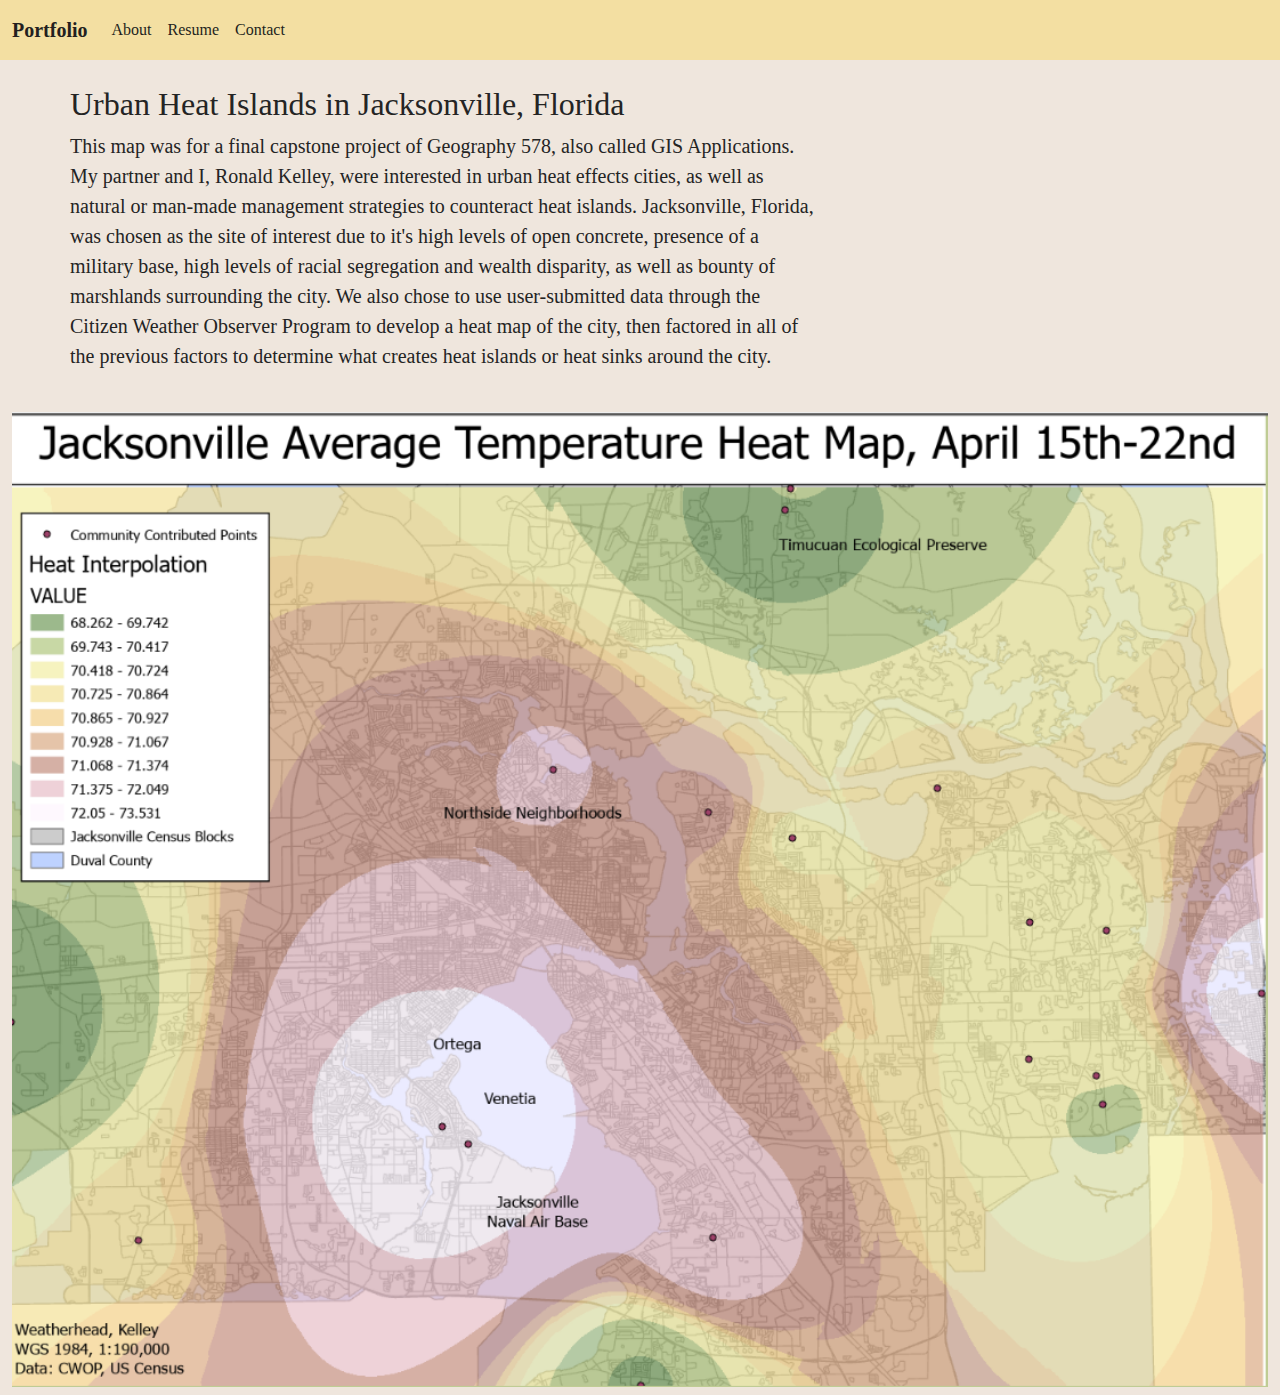
<file: portfolio/jacksonville.html>
<!DOCTYPE html>
<html lang="en">
    
<head>
    <meta charset="utf-8">
    <meta name="viewport" content="width=device-width, initial-scale=1">
    <title>William's Portfolio</title>
    <!-- <link href='https://fonts.googleapis.com/css?family=Montserrat:400,700' rel='stylesheet' type='text/css'> -->

    <!--put your Bootstrap stylesheet links below this comment and above style.css-->
    <link rel="stylesheet" href="../css/bootstrap.min.css">
    <link rel="stylesheet" href="../css/style.css">
</head>

<body>
    <!-- Create the navbar -->
    <nav class="navbar navbar-expand-lg navbar-default">
        <!-- Container inside the navbar header to span the page -->
        <div class="container-fluid">
            <!-- Creates the navbar header -->
            <a class="navbar-brand" href="#">Portfolio</a>
            <!-- This complex script is just for a hamburger button, which will appear on smaller screens -->
            <button class="navbar-toggler" type="button" data-bs-toggle="collapse" data-bs-target="#navbarNav" aria-controls="navbarNav" aria-expanded="false" aria-label="Toggle navigation">
                <svg width="1em" height="1em" viewBox="0 0 16 16" class="bi bi-list" xmlns="http://www.w3.org/2000/svg">
                    <path fill-rule="evenodd" d="M2.5 11.5A.5.5 0 0 1 3 11h10a.5.5 0 0 1 0 1H3a.5.5 0 0 1-.5-.5zm0-4A.5.5 0 0 1 3 7h10a.5.5 0 0 1 0 1H3a.5.5 0 0 1-.5-.5zm0-4A.5.5 0 0 1 3 3h10a.5.5 0 0 1 0 1H3a.5.5 0 0 1-.5-.5z" /></svg>
                <span class="menu"> Menu</span>
            </button>
            <!-- Links to include in navbar -->
            <div class="collapse navbar-collapse" id="navbarNav">
                <!-- Unordered list for links on navbar -->
                <ul class="navbar-nav">
                    <li class="nav-item">
                        <a class="nav-link" href="../about.html">About</a>
                    </li>
                    <li class="nav-item">
                        <a class="nav-link" href="../resume.html">Resume</a>
                    </li>
                    <li class="nav-item">
                        <a class="nav-link" href="../contact.html">Contact</a>
                    </li>
                </ul>
            </div> <!-- end .navbar-collapse -->
        </div> <!-- end .container-fluid -->
    </nav> <!-- end navigation bar -->  

    <div class="container">
        <div class="row">
            <div class="col-md-8 col-md-offset-2 col-xs-10 col-xs-offset-1">
                <h2 class="portfolio-title">Urban Heat Islands in Jacksonville, Florida</h2>
                <p class="portfolio-description">
                    This map was for a final capstone project of Geography 578, also called GIS Applications. My partner and I, Ronald Kelley, were interested in urban heat effects cities, as well as natural or man-made management strategies to counteract heat islands. Jacksonville, Florida, was chosen as the site of interest due to it's high levels of open concrete, presence of a military base, high levels of racial segregation and wealth disparity, as well as bounty of marshlands surrounding the city. We also chose to use user-submitted data through the Citizen Weather Observer Program to develop a heat map of the city, then factored in all of the previous factors to determine what creates heat islands or heat sinks around the city. 
                </p>
            </div>
        </div>
    </div>
    <div class="container-fluid">
        <div class="row">
            <div class="col-md-12 portfolio-image figure-img img-fluid">
                <a href="../assets/Jacksonville.png">
                    <img src="../assets/Jacksonville.png" alt="JacksonvilleHeat" class="center-block img-responsive" max-width="100%" areheight="auto" />
                </a>
            </div>
        </div>
    </div>

    <!--put your external script links here-->
    <script type="text/javascript" src="../lib/jquery-3.5.1.min.js"></script>
    <script type="text/javascript" src="../lib/bootstrap.min.js"></script>
</body></html>
</file>
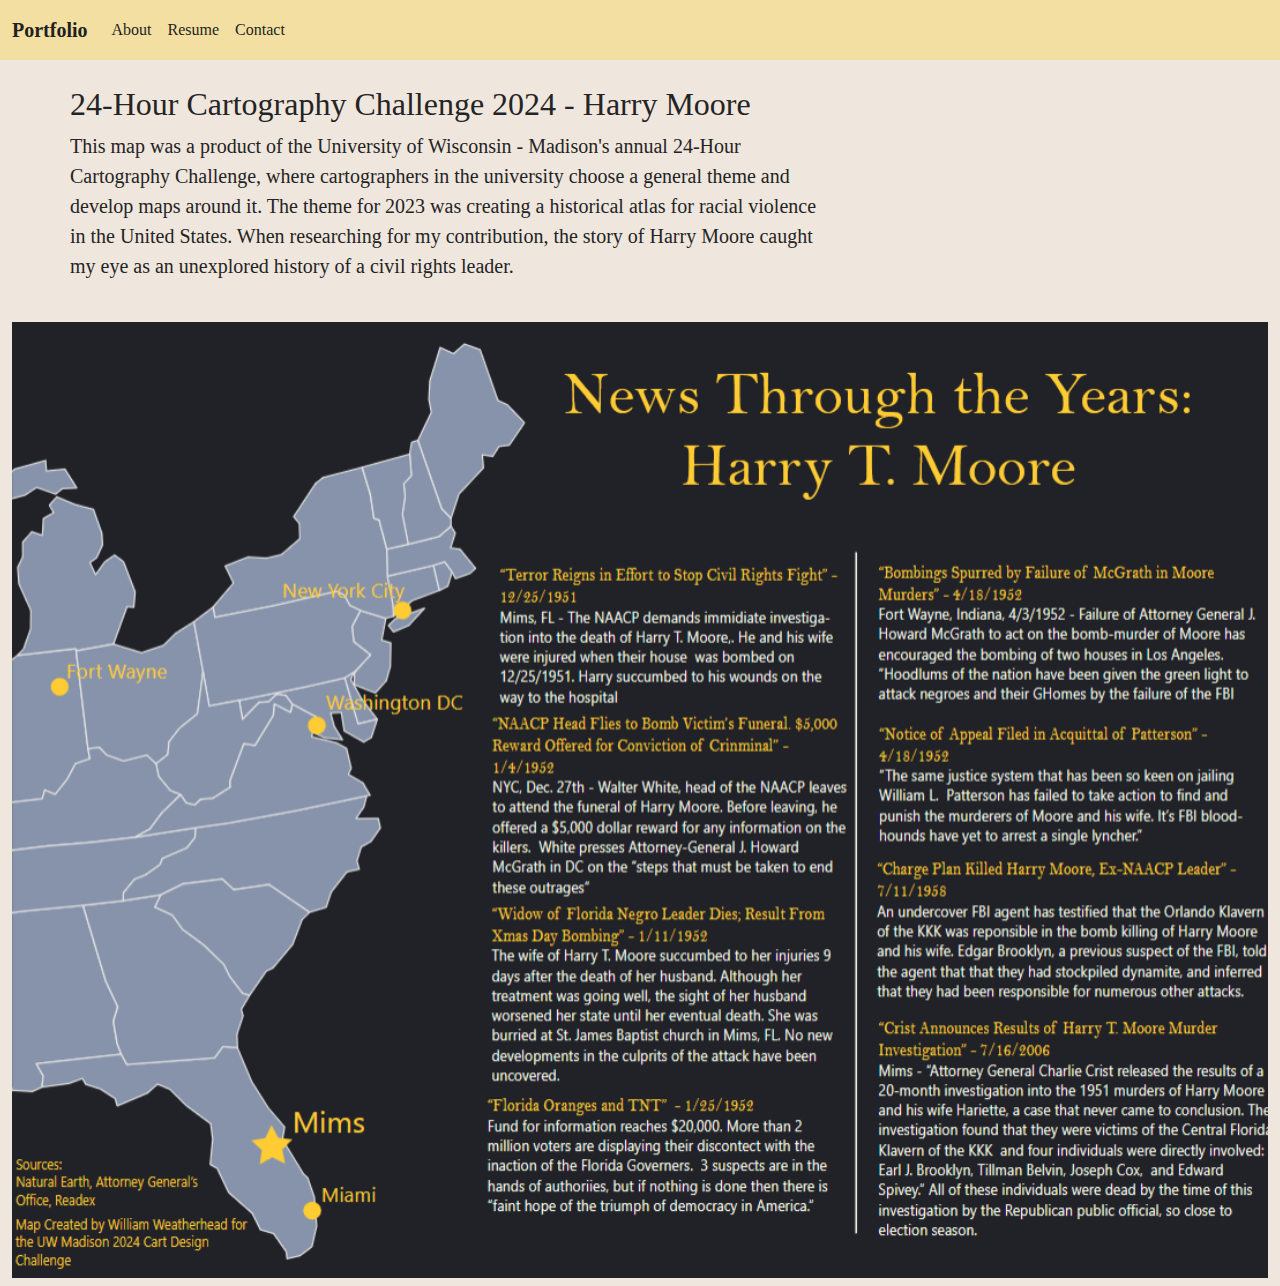
<file: portfolio/moore.html>
<!DOCTYPE html>
<html lang="en">
    
<head>
    <meta charset="utf-8">
    <meta name="viewport" content="width=device-width, initial-scale=1">
    <title>William's Portfolio</title>
    <!-- <link href='https://fonts.googleapis.com/css?family=Montserrat:400,700' rel='stylesheet' type='text/css'> -->

    <!--put your Bootstrap stylesheet links below this comment and above style.css-->
    <link rel="stylesheet" href="../css/bootstrap.min.css">
    <link rel="stylesheet" href="../css/style.css">
</head>

<body>
    <!-- Create the navbar -->
    <nav class="navbar navbar-expand-lg navbar-default">
        <!-- Container inside the navbar header to span the page -->
        <div class="container-fluid">
            <!-- Creates the navbar header -->
            <a class="navbar-brand" href="#">Portfolio</a>
            <!-- This complex script is just for a hamburger button, which will appear on smaller screens -->
            <button class="navbar-toggler" type="button" data-bs-toggle="collapse" data-bs-target="#navbarNav" aria-controls="navbarNav" aria-expanded="false" aria-label="Toggle navigation">
                <svg width="1em" height="1em" viewBox="0 0 16 16" class="bi bi-list" xmlns="http://www.w3.org/2000/svg">
                    <path fill-rule="evenodd" d="M2.5 11.5A.5.5 0 0 1 3 11h10a.5.5 0 0 1 0 1H3a.5.5 0 0 1-.5-.5zm0-4A.5.5 0 0 1 3 7h10a.5.5 0 0 1 0 1H3a.5.5 0 0 1-.5-.5zm0-4A.5.5 0 0 1 3 3h10a.5.5 0 0 1 0 1H3a.5.5 0 0 1-.5-.5z" /></svg>
                <span class="menu"> Menu</span>
            </button>
            <!-- Links to include in navbar -->
            <div class="collapse navbar-collapse" id="navbarNav">
                <!-- Unordered list for links on navbar -->
                <ul class="navbar-nav">
                    <li class="nav-item">
                        <a class="nav-link" href="../about.html">About</a>
                    </li>
                    <li class="nav-item">
                        <a class="nav-link" href="../resume.html">Resume</a>
                    </li>
                    <li class="nav-item">
                        <a class="nav-link" href="../contact.html">Contact</a>
                    </li>
                </ul>
            </div> <!-- end .navbar-collapse -->
        </div> <!-- end .container-fluid -->
    </nav> <!-- end navigation bar -->  

    <div class="container">
        <div class="row">
            <div class="col-md-8 col-md-offset-2 col-xs-10 col-xs-offset-1">
                <h2 class="portfolio-title">24-Hour Cartography Challenge 2024 - Harry Moore</h2>
                <p class="portfolio-description">
                    This map was a product of the University of Wisconsin - Madison's annual 24-Hour Cartography Challenge, where cartographers in the university choose a general theme and develop maps around it. The theme for 2023 was creating a historical atlas for racial violence in the United States. When researching for my contribution, the story of Harry Moore caught my eye as an unexplored history of a civil rights leader.
                </p>
            </div>
        </div>
    </div>
    <div class="container-fluid">
        <div class="row">
            <div class="col-md-12 portfolio-image figure-img img-fluid">
                <a href="../assets/HarryMoore.png">
                    <img src="../assets/HarryMoore.png" alt="Harry Moore" class="center-block img-responsive" max-width="100%" areheight="auto" />
                </a>
            </div>
        </div>
    </div>

    <!--put your external script links here-->
    <script type="text/javascript" src="../lib/jquery-3.5.1.min.js"></script>
    <script type="text/javascript" src="../lib/bootstrap.min.js"></script>
</body></html>
</file>
<file: css/style.css>
/***** NAVBAR *****/

.navbar {
    background-color: #F3DFA2;
    border-radius: 0;
}

/* Navbar title */
.navbar-default .navbar-brand {
    color: #231F20;
    font-size: px;
    font-weight: bold;
}

/* Navbar hover effects */
.navbar-default .navbar-brand:hover,
.navbar-default .navbar-brand:focus,
.navbar-default .navbar-nav > li > a:hover,
.navbar-default .navbar-nav > li > a:focus {
    color: #BB4430;
    text-decoration: none;
}

/* Navbar links */
.navbar-default .navbar-nav > li > a {
    color: #231F20;
    font-size: 16px;
    padding: 10px;
}

/* Navbar collapsed styles */
.navbar-toggler {
    color: #231F20;
    border-color: #231F20;
    background-color: #7EBDC2;
    border-radius: 4px;
    border: 1px solid;
    fill: #231F20;
    font-size: 16px;
    position: relative;
    margin-right: 10px;
}

.navbar-toggler:hover,
.navbar-toggler:focus {
    background-color: #418acf;
    color: #231F20;
    fill: #231F20;
    border-color: #231F20;

}

/*** JUMBOTRON ***/

.jumbotron {
    background-image: url("../assets/contour-lines.png");
    text-align: center;
    color: #EFE6DD;
    padding: 3%;
    border-radius: 0px;
}

.jumbotron h2 {
    font-size: 36px;
    font-weight: bold;
}

.img-responsive{
    width:100%;
}

/*** CARD ***/

.card {
    background-color: #fff;
    border-color: #EFE6DD;
    border-width: 1px;
    width: 100%;
}

.card:hover {
    border-color: #ebd122;
}

/*** Basic Text Styles ***/

#about-world {
    max-height: 200px;
}

.resume h3 {
    font-weight: bold;
}


hr {
    border-color: white;
    border-width: 2px;
}

p {
    font-size: 20px;
}

a {
    color: #863ee3;
}

a:hover {
    color: #ebd122;
}

.container{
    padding:25px 0;
}

body {

    font-family: 'Georgia', serif;
    background-color: #EFE6DD;
    color: #242424;
    
}
</file>
